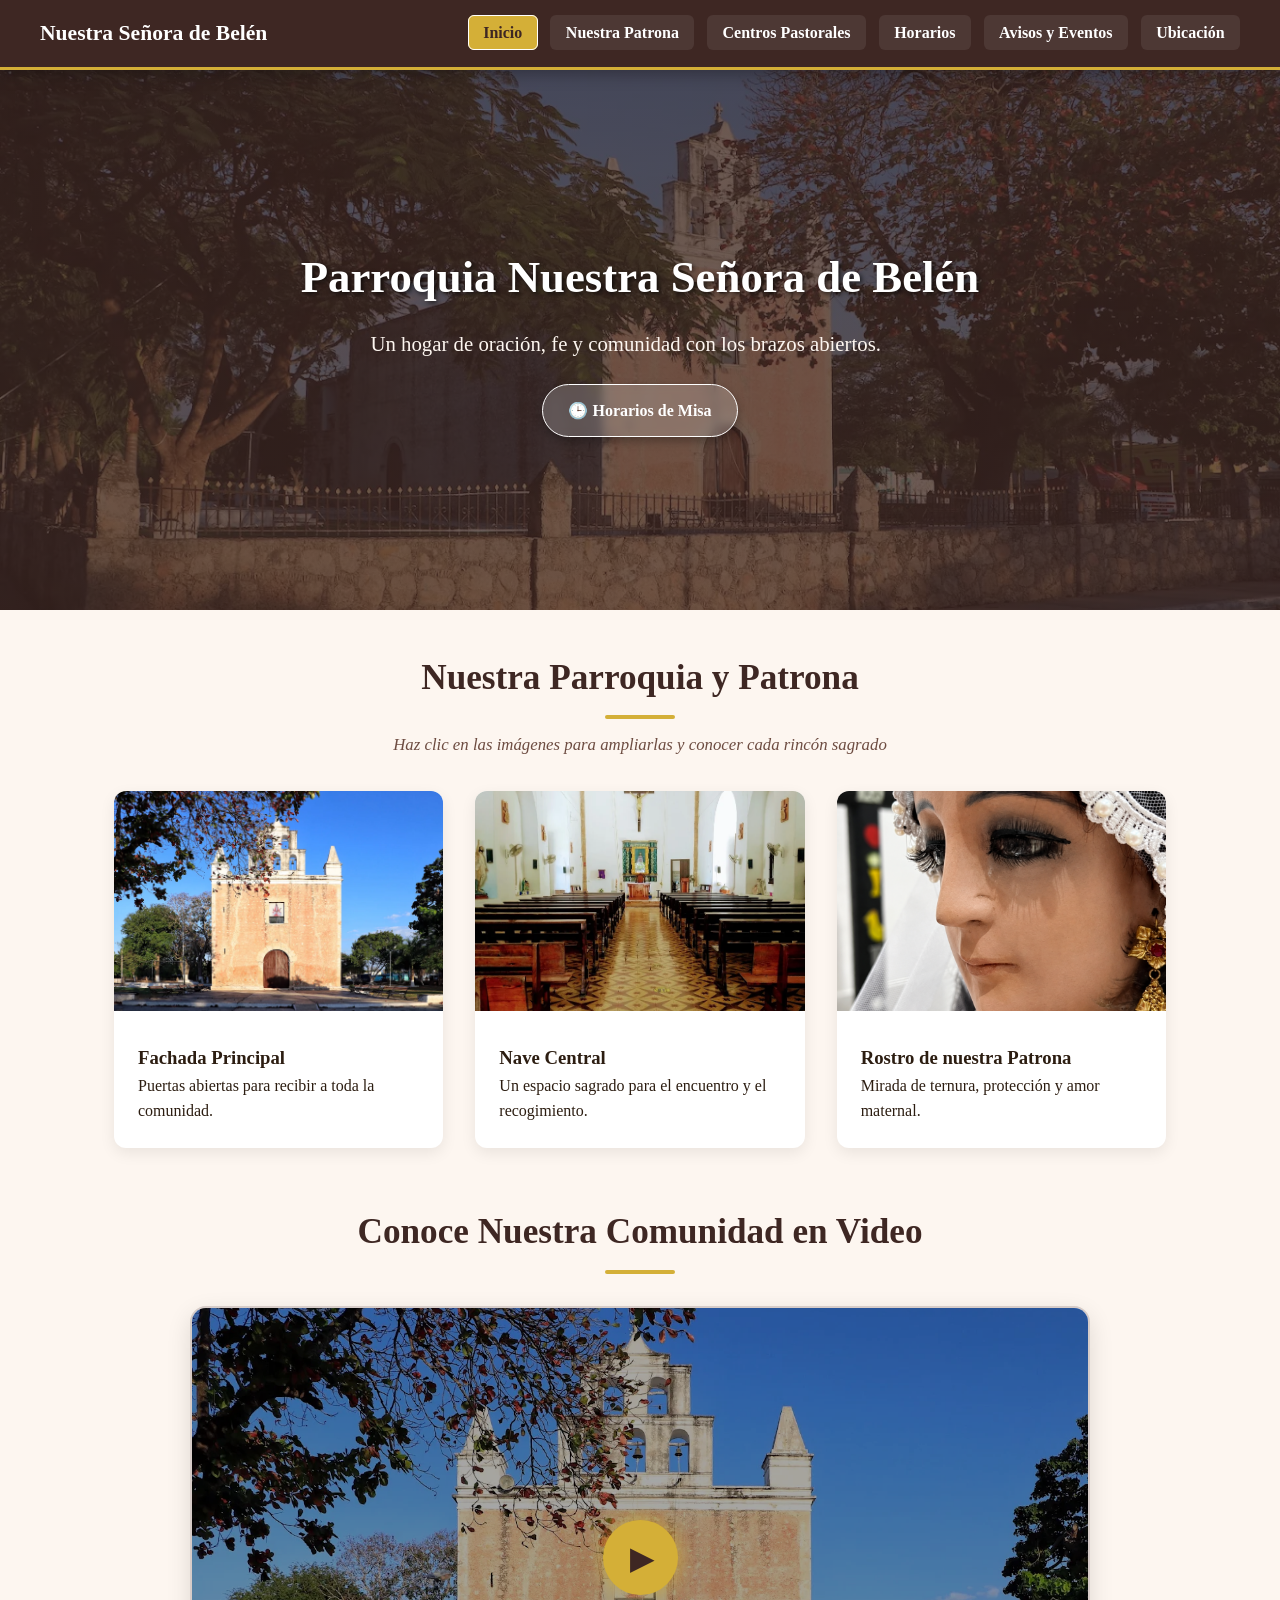
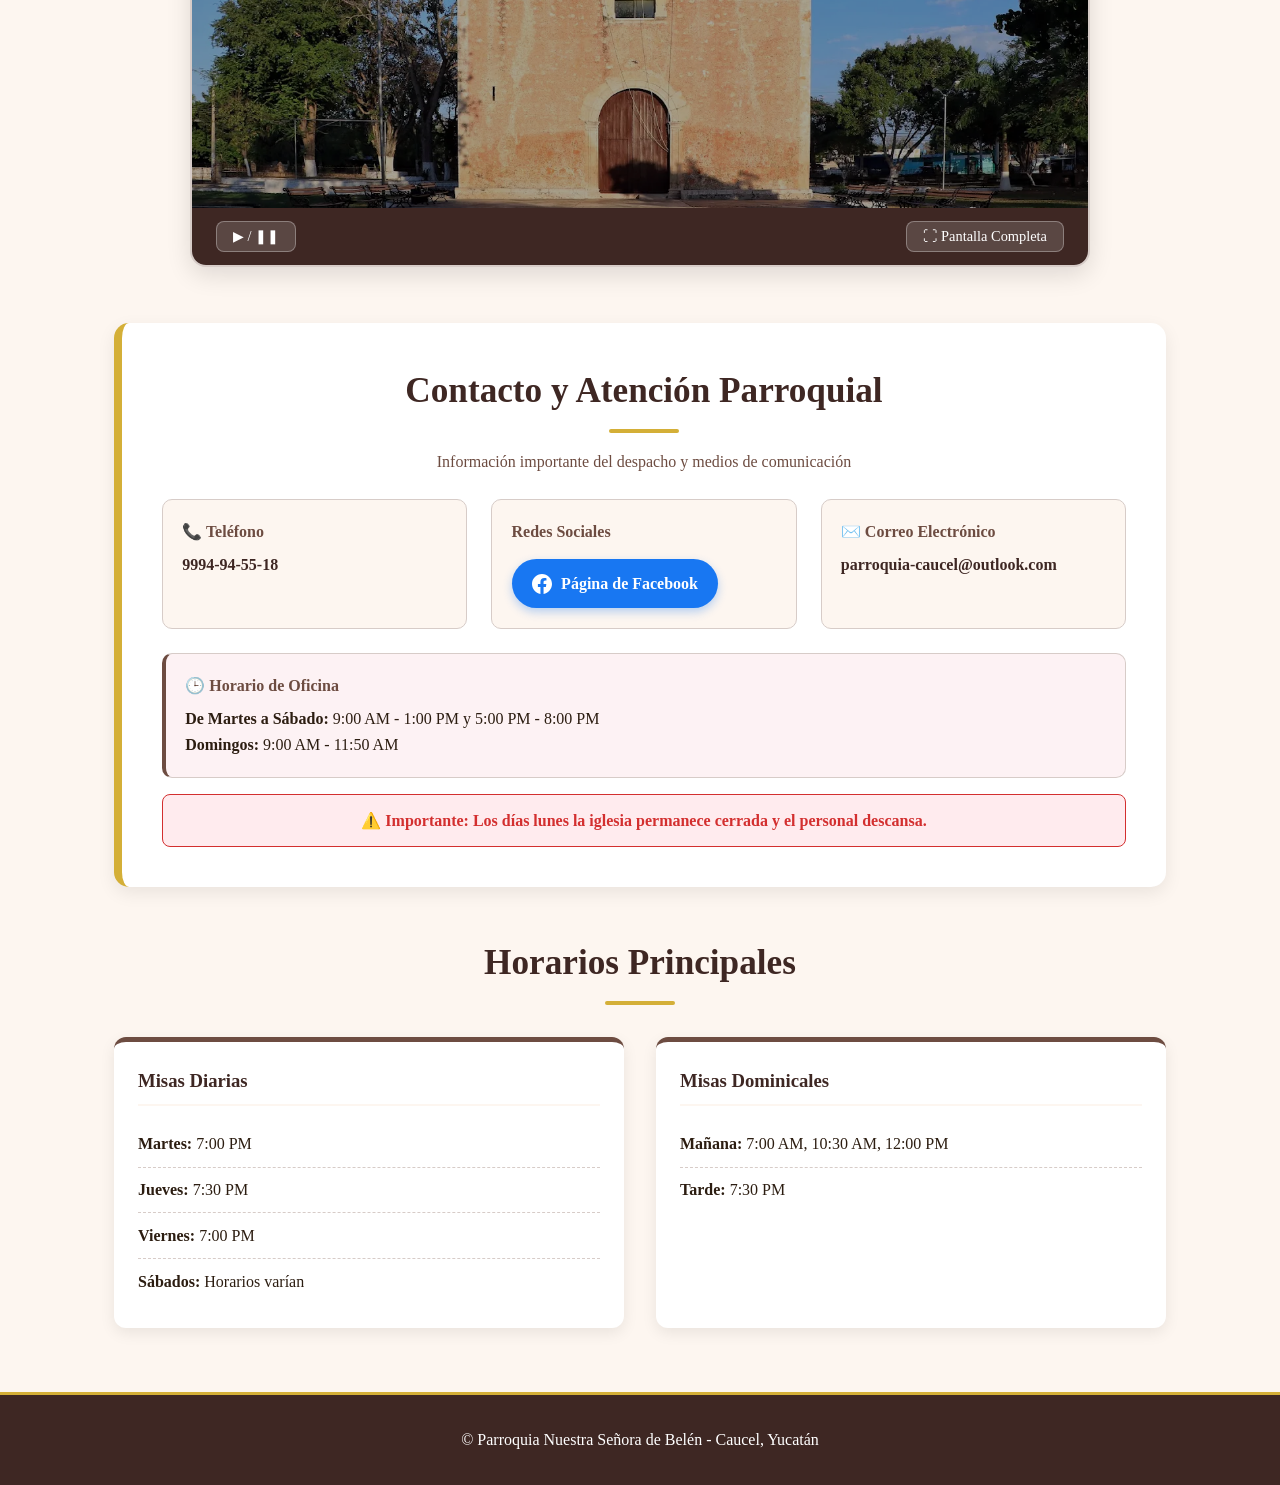
<file: index.html>
<!DOCTYPE html>
<html lang="es">
<head>
    <meta name="google-site-verification" content="NxKwqFtn1bbTD6m9D_XFHbPEp9WZKRoO18vgUArOwzE" />
    <meta name="google-site-verification" content="6-Bo4VOtSaKVBHqyHM3S2Z3fgsiJe93w-4jhq6I8YD8" />
    <meta charset="UTF-8">
    <meta name="viewport" content="width=device-width, initial-scale=1.0">
    <!-- Título visible en los resultados de Google -->
    <title>Parroquia Nuestra Señora de Belén - Caucel, Yucatán</title>

    <!-- Descripción corta que muestra Google debajo del enlace -->
    <meta name="description" content="Sitio oficial de la Parroquia Nuestra Señora de Belén en Caucel. Consulta horarios de misas, Hora Santa, avisos y centros pastorales.">

    <!-- Palabras clave -->
    <meta name="keywords" content="Parroquia de Belén, Iglesia Caucel, Horarios de Misa Caucel, Hora Santa Caucel">
    <link rel="stylesheet" href="styles.css">
</head>
<body>

    <header>
        <nav>
            <a href="index.html" class="logo-link"> Nuestra Señora de Belén</a>
            <button class="menu-toggle" id="menuToggle" aria-label="Abrir menú">☰ Menú</button>
            <ul class="nav-links" id="navLinks">
                <li><a href="index.html" class="active">Inicio</a></li>
                <li><a href="patrona.html">Nuestra Patrona</a></li>
                <li><a href="centros-pastorales.html">Centros Pastorales</a></li>
                <li><a href="horarios.html">Horarios</a></li>
                <li><a href="avisos.html">Avisos y Eventos</a></li>
                <li><a href="ubicacion.html">Ubicación</a></li>
            </ul>
        </nav>
    </header>

    <!-- HERO REFORZADO CON BOTONES INTERACTIVOS -->
    <section class="hero">
        <div class="hero-content">
            <h1>Parroquia Nuestra Señora de Belén</h1>
            <p>Un hogar de oración, fe y comunidad con los brazos abiertos.</p>
            <div class="hero-buttons">
                <a href="#horarios" class="btn btn-secondary">🕒 Horarios de Misa</a>
            </div>
        </div>
    </section>

    <main class="container">
        
        <!-- SECCIÓN RECORRIDO Y GALERÍA FOTOGRÁFICA INTERACTIVA -->
        <section class="reveal-section">
            <h2 class="section-title">Nuestra Parroquia y Patrona</h2>
            <p class="section-subtitle">Haz clic en las imágenes para ampliarlas y conocer cada rincón sagrado</p>
            
            <div class="church-tour">
                <div class="tour-card zoom-card" data-lightbox="imagenes/frontal.jpg" data-caption="Fachada Principal - Puertas abiertas para recibir a toda la comunidad.">
                    <img src="imagenes/frontal.jpg" alt="Fachada Frontal">
                    <div class="tour-info">
                        <h3>Fachada Principal</h3>
                        <p>Puertas abiertas para recibir a toda la comunidad.</p>
                    </div>
                </div>
                <div class="tour-card zoom-card" data-lightbox="imagenes/interior.jpg" data-caption="Nave Central - Un espacio sagrado para el encuentro y el recogimiento.">
                    <img src="imagenes/interior.jpg" alt="Interior del templo">
                    <div class="tour-info">
                        <h3>Nave Central</h3>
                        <p>Un espacio sagrado para el encuentro y el recogimiento.</p>
                    </div>
                </div>
                <div class="tour-card zoom-card" data-lightbox="imagenes/rostro.png" data-caption="Rostro de la Santísima Virgen de Belén.">
                    <img src="imagenes/rostro.png" alt="Rostro de la Virgen">
                    <div class="tour-info">
                        <h3>Rostro de nuestra Patrona</h3>
                        <p>Mirada de ternura, protección y amor maternal.</p>
                    </div>
                </div>
            </div>
        </section>

        <!-- SECCIÓN DE VIDEO INTERACTIVO -->
        <section id="video-seccion" class="reveal-section video-container-section">
            <h2 class="section-title">Conoce Nuestra Comunidad en Video</h2>
            <div class="video-card">
                <div class="video-wrapper">
                    <video id="parroquiaVideo" poster="imagenes/frontal.jpg" preload="metadata">
                        <source src="imagenes/video1.mp4" type="video/mp4">
                        Tu navegador no soporta reproducción de video HTML5.
                    </video>
                    <div class="video-overlay" id="videoOverlay">
                        <button class="play-btn" id="playBtn" aria-label="Reproducir video">▶</button>
                    </div>
                </div>
                <div class="video-controls-bar">
                    <button id="togglePlayBtn">▶ / ❚❚</button>
                    <button id="fullscreenBtn">⛶ Pantalla Completa</button>
                </div>
            </div>
        </section>

        <!-- SECCIÓN DE CONTACTO DIRECTO -->
        <section class="contact-section reveal-section">
            <h2 class="section-title" style="margin-bottom:1rem;">Contacto y Atención Parroquial</h2>
            <p style="text-align: center; color: var(--cafe-principal);">Información importante del despacho y medios de comunicación</p>
            
            <div class="contact-grid">
                <div class="contact-item">
                    <h4>📞 Teléfono</h4>
                    <p><a href="tel:9994945518"><strong>9994-94-55-18</strong></a></p>
                </div>
<!-- Busca esta sección en index.html y reemplázala -->
<div class="contact-item social-card">
    <h4>Redes Sociales</h4>
    <a href="https://www.facebook.com/profile.php?id=100064894568289" target="_blank" rel="noopener noreferrer" class="facebook-btn">
        <!-- Ícono vectorial SVG de Facebook -->
        <svg class="facebook-icon" viewBox="0 0 24 24" aria-hidden="true">
            <path d="M24 12.073c0-6.627-5.373-12-12-12s-12 5.373-12 12c0 5.99 4.388 10.954 10.125 11.854v-8.385H7.078v-3.47h3.047V9.43c0-3.007 1.792-4.669 4.533-4.669 1.312 0 2.686.235 2.686.235v2.953H15.83c-1.491 0-1.956.925-1.956 1.874v2.25h3.328l-.532 3.47h-2.796v8.385C19.612 23.027 24 18.062 24 12.073z"/>
        </svg>
        <span>Página de Facebook</span>
    </a>
</div>
                <div class="contact-item">
                    <h4>✉️ Correo Electrónico</h4>
                    <p><a href="mailto:parroquia-caucel@outlook.com">parroquia-caucel@outlook.com</a></p>
                </div>
                
                <div class="contact-item full-width">
                    <h4>🕒 Horario de Oficina</h4>
                    <p><strong>De Martes a Sábado:</strong> 9:00 AM - 1:00 PM y 5:00 PM - 8:00 PM</p>
                    <p><strong>Domingos:</strong> 9:00 AM - 11:50 AM</p>
                </div>
            </div>

            <div class="alert-lunes">
                ⚠️ Importante: Los días lunes la iglesia permanece cerrada y el personal descansa.
            </div>
        </section>

        <!-- SECCIÓN DE HORARIOS PRINCIPALES -->
        <section id="horarios" class="reveal-section" style="margin-top: 3rem;">
            <h2 class="section-title">Horarios Principales</h2>
            <div class="schedules-grid">
                <div class="card">
                    <h3>Misas Diarias</h3>
                    <ul>
                        <li><strong>Martes:</strong> 7:00 PM</li>
                        <li><strong>Jueves:</strong> 7:30 PM</li>
                        <li><strong>Viernes:</strong> 7:00 PM</li>
                        <li><strong>Sábados:</strong> Horarios varían</li>
                    </ul>
                </div>
                <div class="card">
                    <h3>Misas Dominicales</h3>
                    <ul>
                        <li><strong>Mañana:</strong> 7:00 AM, 10:30 AM, 12:00 PM</li>
                        <li><strong>Tarde:</strong> 7:30 PM</li>
                    </ul>
                </div>
            </div>
        </section>

    </main>

    <!-- MODAL LIGHTBOX PARA AMPLIAR IMÁGENES -->
    <div id="imageLightbox" class="lightbox-modal">
        <span class="lightbox-close" id="lightboxClose">&times;</span>
        <img class="lightbox-content" id="lightboxImg" alt="Imagen ampliada">
        <div id="lightboxCaption" class="lightbox-caption"></div>
    </div>

    <footer>
        <p>&copy; Parroquia Nuestra Señora de Belén - Caucel, Yucatán</p>
    </footer>

    <script src="script.js"></script>
</body>
</html>
</file>
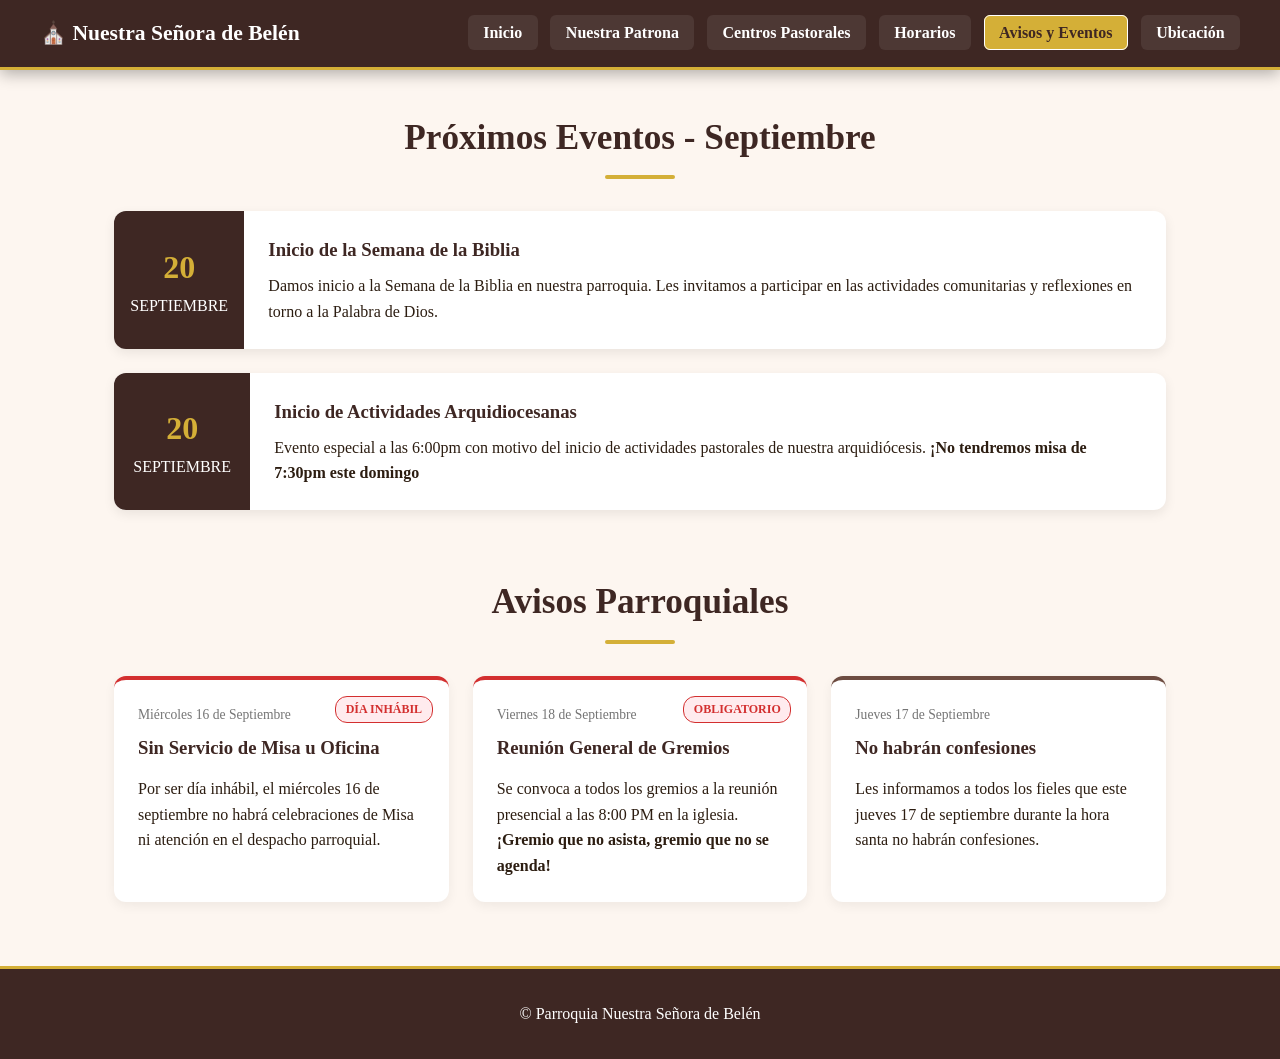
<file: avisos.html>
<!DOCTYPE html>
<html lang="es">
<head>
    <meta charset="UTF-8">
    <meta name="viewport" content="width=device-width, initial-scale=1.0">
    <title>Avisos y Eventos - Nuestra Señora de Belén</title>
    <link rel="stylesheet" href="styles.css">
</head>
<body>

    <header>
        <nav>
            <a href="index.html" class="logo-link">⛪ Nuestra Señora de Belén</a>
            <button class="menu-toggle" id="menuToggle" aria-label="Abrir menú">☰ Menú</button>
            <ul class="nav-links" id="navLinks">
                <li><a href="index.html">Inicio</a></li>
                <li><a href="patrona.html">Nuestra Patrona</a></li>
                <li><a href="centros-pastorales.html">Centros Pastorales</a></li>
                <li><a href="horarios.html">Horarios</a></li>
                <li><a href="avisos.html" class="active">Avisos y Eventos</a></li>
                <li><a href="ubicacion.html">Ubicación</a></li>
            </ul>
        </nav>
    </header>

    <main class="container">
        
        <!-- SECCIÓN DE EVENTOS DESTACADOS -->
        <h1 class="section-title">Próximos Eventos - Septiembre</h1>
        <div class="events-list" style="margin-bottom: 4rem;">
            
            <div class="event-card">
                <div class="event-date">
                    <span class="day">20</span>
                    <span>SEPTIEMBRE</span>
                </div>
                <div class="event-info">
                    <h3>Inicio de la Semana de la Biblia</h3>
                    <p>Damos inicio a la Semana de la Biblia en nuestra parroquia. Les invitamos a participar en las actividades comunitarias y reflexiones en torno a la Palabra de Dios.</p>
                </div>
            </div>

            <div class="event-card">
                <div class="event-date">
                    <span class="day">20</span>
                    <span>SEPTIEMBRE</span>
                </div>
                <div class="event-info">
                    <h3>Inicio de Actividades Arquidiocesanas</h3>
                    <p>Evento especial a las 6:00pm con motivo del inicio de actividades pastorales de nuestra arquidiócesis. <strong>¡No tendremos misa de 7:30pm este domingo</strong></p>
                </div>
            </div>

        </div>

        <!-- SECCIÓN DE AVISOS PARROQUIALES -->
        <h2 class="section-title">Avisos Parroquiales</h2>
        <div class="announcements-grid">

            <article class="announcement-card important">
                <span class="badge-important">DÍA INHÁBIL</span>
                <div class="announcement-date">Miércoles 16 de Septiembre</div>
                <h3>Sin Servicio de Misa u Oficina</h3>
                <p>Por ser día inhábil, el miércoles 16 de septiembre no habrá celebraciones de Misa ni atención en el despacho parroquial.</p>
            </article>

            <article class="announcement-card important">
                <span class="badge-important">OBLIGATORIO</span>
                <div class="announcement-date">Viernes 18 de Septiembre</div>
                <h3>Reunión General de Gremios</h3>
                <p>Se convoca a todos los gremios a la reunión presencial a las 8:00 PM en la iglesia. <strong>¡Gremio que no asista, gremio que no se agenda!</strong></p>
            </article>

            <article class="announcement-card">
                <div class="announcement-date">Jueves 17 de Septiembre</div>
                <h3>No habrán confesiones</h3>
                <p>Les informamos a todos los fieles que este jueves 17 de septiembre durante la hora santa no habrán confesiones.</p>
            </article>

        </div>

    </main>

    <footer>
        <p>&copy; Parroquia Nuestra Señora de Belén</p>
    </footer>

    <script src="script.js"></script>
</body>
</html>
</file>
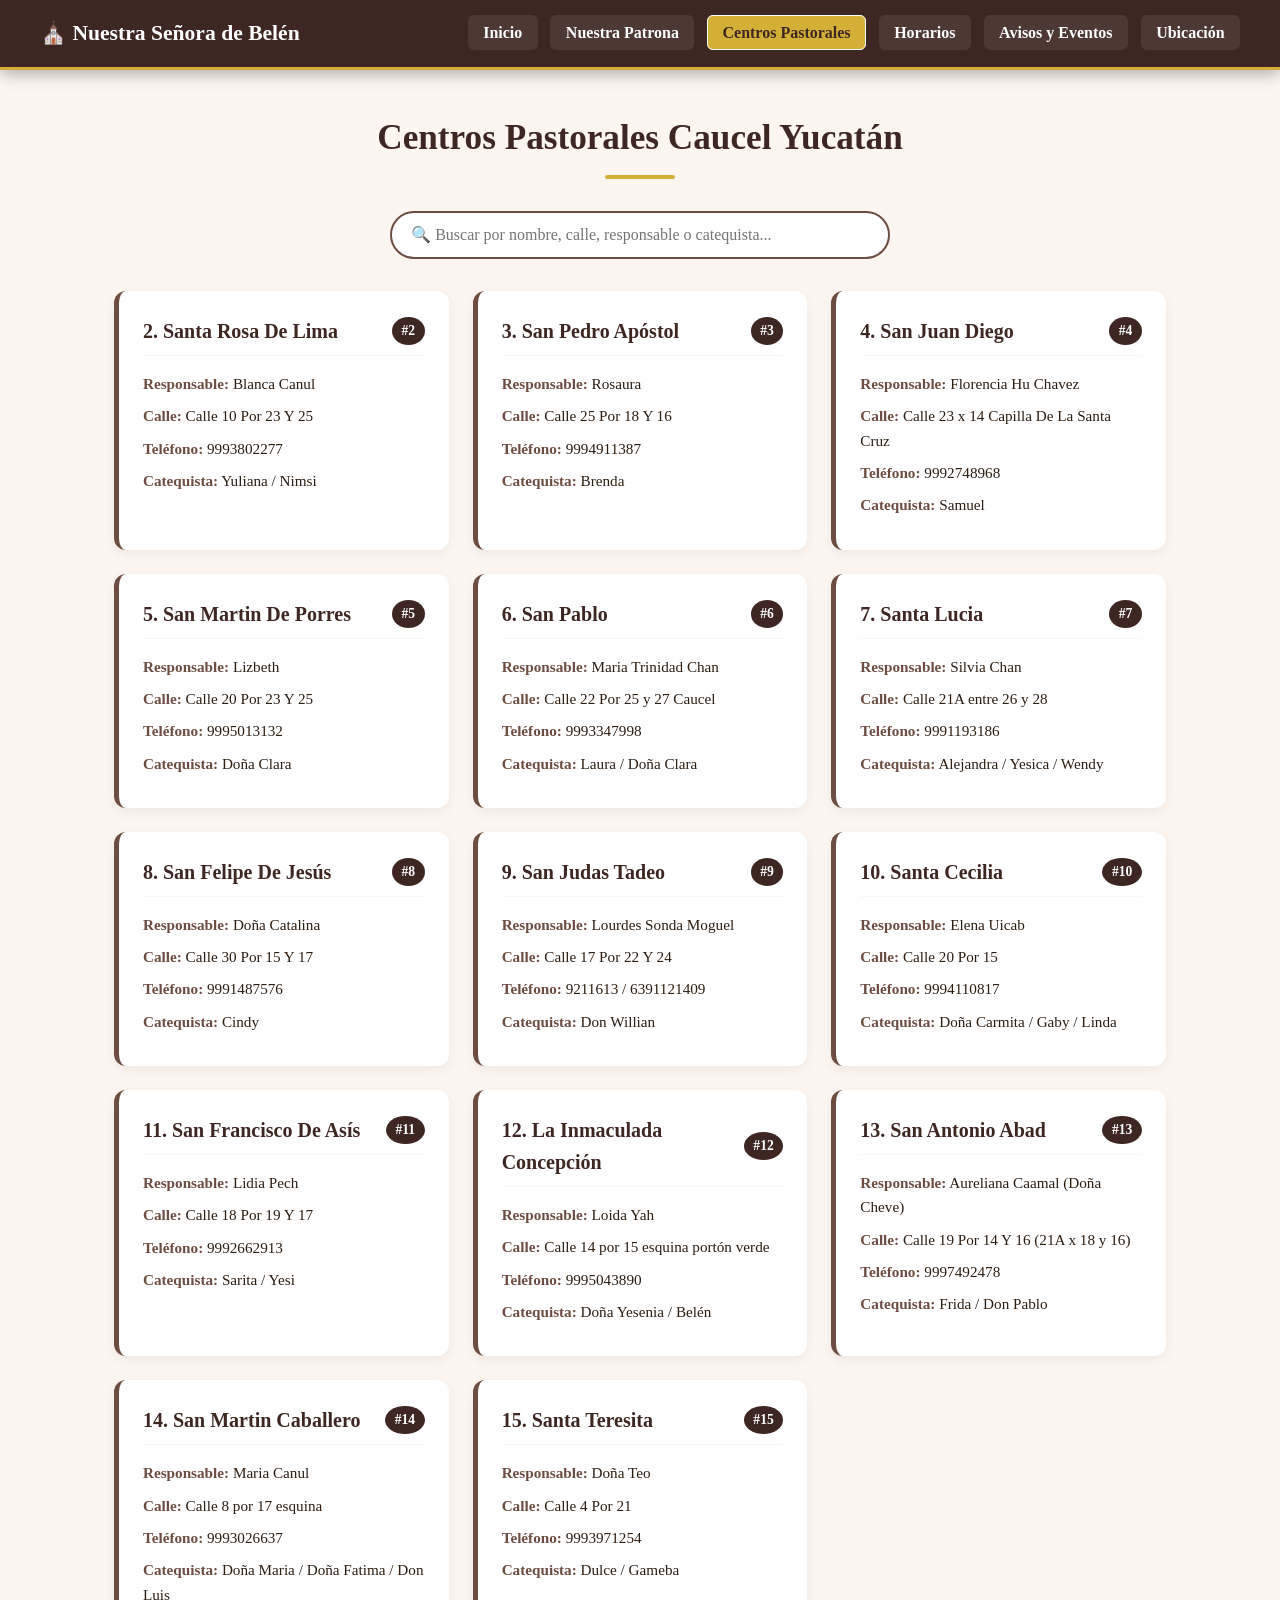
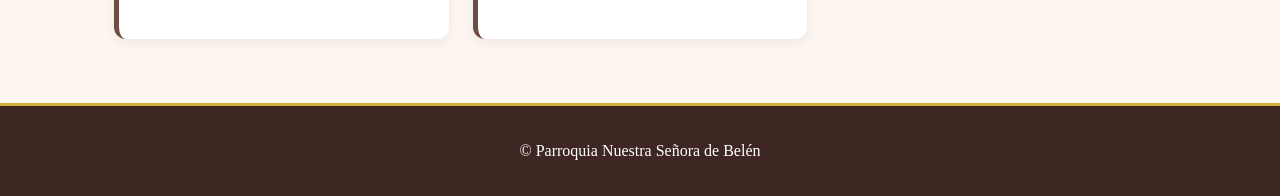
<file: centros-pastorales.html>
<!DOCTYPE html>
<html lang="es">
<head>
    <meta charset="UTF-8">
    <meta name="viewport" content="width=device-width, initial-scale=1.0">
    <title>Centros Pastorales - Parroquia Nuestra Señora de Belén</title>
    <link rel="stylesheet" href="styles.css">
</head>
<body>

    <header>
        <nav>
            <a href="index.html" class="logo-link">⛪ Nuestra Señora de Belén</a>
            <button class="menu-toggle" id="menuToggle" aria-label="Abrir menú">☰ Menú</button>
            <ul class="nav-links" id="navLinks">
                <li><a href="index.html">Inicio</a></li>
                <li><a href="patrona.html">Nuestra Patrona</a></li>
                <li><a href="centros-pastorales.html" class="active">Centros Pastorales</a></li>
                <li><a href="horarios.html">Horarios</a></li>
                <li><a href="avisos.html">Avisos y Eventos</a></li>
                <li><a href="ubicacion.html">Ubicación</a></li>
            </ul>
        </nav>
    </header>

    <main class="container">
        <h1 class="section-title">Centros Pastorales Caucel Yucatán</h1>
        
        <div class="search-container">
            <input type="text" id="cpSearch" class="search-input" placeholder="🔍 Buscar por nombre, calle, responsable o catequista...">
        </div>

        <div class="cp-grid">

            <article class="cp-card">
                <div class="cp-header">
                    <h3 class="cp-title">2. Santa Rosa De Lima</h3>
                    <span class="cp-number">#2</span>
                </div>
                <p class="cp-detail"><strong>Responsable:</strong> Blanca Canul</p>
                <p class="cp-detail"><strong>Calle:</strong> Calle 10 Por 23 Y 25</p>
                <p class="cp-detail"><strong>Teléfono:</strong> <a href="tel:9993802277">9993802277</a></p>
                <p class="cp-detail"><strong>Catequista:</strong> Yuliana / Nimsi</p>
            </article>

            <article class="cp-card">
                <div class="cp-header">
                    <h3 class="cp-title">3. San Pedro Apóstol</h3>
                    <span class="cp-number">#3</span>
                </div>
                <p class="cp-detail"><strong>Responsable:</strong> Rosaura</p>
                <p class="cp-detail"><strong>Calle:</strong> Calle 25 Por 18 Y 16</p>
                <p class="cp-detail"><strong>Teléfono:</strong> <a href="tel:9994911387">9994911387</a></p>
                <p class="cp-detail"><strong>Catequista:</strong> Brenda</p>
            </article>

            <article class="cp-card">
                <div class="cp-header">
                    <h3 class="cp-title">4. San Juan Diego</h3>
                    <span class="cp-number">#4</span>
                </div>
                <p class="cp-detail"><strong>Responsable:</strong> Florencia Hu Chavez</p>
                <p class="cp-detail"><strong>Calle:</strong> Calle 23 x 14 Capilla De La Santa Cruz</p>
                <p class="cp-detail"><strong>Teléfono:</strong> <a href="tel:9992748968">9992748968</a></p>
                <p class="cp-detail"><strong>Catequista:</strong> Samuel</p>
            </article>

            <article class="cp-card">
                <div class="cp-header">
                    <h3 class="cp-title">5. San Martin De Porres</h3>
                    <span class="cp-number">#5</span>
                </div>
                <p class="cp-detail"><strong>Responsable:</strong> Lizbeth</p>
                <p class="cp-detail"><strong>Calle:</strong> Calle 20 Por 23 Y 25</p>
                <p class="cp-detail"><strong>Teléfono:</strong> <a href="tel:9995013132">9995013132</a></p>
                <p class="cp-detail"><strong>Catequista:</strong> Doña Clara</p>
            </article>

            <article class="cp-card">
                <div class="cp-header">
                    <h3 class="cp-title">6. San Pablo</h3>
                    <span class="cp-number">#6</span>
                </div>
                <p class="cp-detail"><strong>Responsable:</strong> Maria Trinidad Chan</p>
                <p class="cp-detail"><strong>Calle:</strong> Calle 22 Por 25 y 27 Caucel</p>
                <p class="cp-detail"><strong>Teléfono:</strong> <a href="tel:9993347998">9993347998</a></p>
                <p class="cp-detail"><strong>Catequista:</strong> Laura / Doña Clara</p>
            </article>

            <article class="cp-card">
                <div class="cp-header">
                    <h3 class="cp-title">7. Santa Lucia</h3>
                    <span class="cp-number">#7</span>
                </div>
                <p class="cp-detail"><strong>Responsable:</strong> Silvia Chan</p>
                <p class="cp-detail"><strong>Calle:</strong> Calle 21A entre 26 y 28</p>
                <p class="cp-detail"><strong>Teléfono:</strong> <a href="tel:9991193186">9991193186</a></p>
                <p class="cp-detail"><strong>Catequista:</strong> Alejandra / Yesica / Wendy</p>
            </article>

            <article class="cp-card">
                <div class="cp-header">
                    <h3 class="cp-title">8. San Felipe De Jesús</h3>
                    <span class="cp-number">#8</span>
                </div>
                <p class="cp-detail"><strong>Responsable:</strong> Doña Catalina</p>
                <p class="cp-detail"><strong>Calle:</strong> Calle 30 Por 15 Y 17</p>
                <p class="cp-detail"><strong>Teléfono:</strong> <a href="tel:9991487576">9991487576</a></p>
                <p class="cp-detail"><strong>Catequista:</strong> Cindy</p>
            </article>

            <article class="cp-card">
                <div class="cp-header">
                    <h3 class="cp-title">9. San Judas Tadeo</h3>
                    <span class="cp-number">#9</span>
                </div>
                <p class="cp-detail"><strong>Responsable:</strong> Lourdes Sonda Moguel</p>
                <p class="cp-detail"><strong>Calle:</strong> Calle 17 Por 22 Y 24</p>
                <p class="cp-detail"><strong>Teléfono:</strong> <a href="tel:9211613">9211613</a> / <a href="tel:6391121409">6391121409</a></p>
                <p class="cp-detail"><strong>Catequista:</strong> Don Willian</p>
            </article>

            <article class="cp-card">
                <div class="cp-header">
                    <h3 class="cp-title">10. Santa Cecilia</h3>
                    <span class="cp-number">#10</span>
                </div>
                <p class="cp-detail"><strong>Responsable:</strong> Elena Uicab</p>
                <p class="cp-detail"><strong>Calle:</strong> Calle 20 Por 15</p>
                <p class="cp-detail"><strong>Teléfono:</strong> <a href="tel:9994110817">9994110817</a></p>
                <p class="cp-detail"><strong>Catequista:</strong> Doña Carmita / Gaby / Linda</p>
            </article>

            <article class="cp-card">
                <div class="cp-header">
                    <h3 class="cp-title">11. San Francisco De Asís</h3>
                    <span class="cp-number">#11</span>
                </div>
                <p class="cp-detail"><strong>Responsable:</strong> Lidia Pech</p>
                <p class="cp-detail"><strong>Calle:</strong> Calle 18 Por 19 Y 17</p>
                <p class="cp-detail"><strong>Teléfono:</strong> <a href="tel:9992662913">9992662913</a></p>
                <p class="cp-detail"><strong>Catequista:</strong> Sarita / Yesi</p>
            </article>

            <article class="cp-card">
                <div class="cp-header">
                    <h3 class="cp-title">12. La Inmaculada Concepción</h3>
                    <span class="cp-number">#12</span>
                </div>
                <p class="cp-detail"><strong>Responsable:</strong> Loida Yah</p>
                <p class="cp-detail"><strong>Calle:</strong> Calle 14 por 15 esquina portón verde</p>
                <p class="cp-detail"><strong>Teléfono:</strong> <a href="tel:9995043890">9995043890</a></p>
                <p class="cp-detail"><strong>Catequista:</strong> Doña Yesenia / Belén</p>
            </article>

            <article class="cp-card">
                <div class="cp-header">
                    <h3 class="cp-title">13. San Antonio Abad</h3>
                    <span class="cp-number">#13</span>
                </div>
                <p class="cp-detail"><strong>Responsable:</strong> Aureliana Caamal (Doña Cheve)</p>
                <p class="cp-detail"><strong>Calle:</strong> Calle 19 Por 14 Y 16 (21A x 18 y 16)</p>
                <p class="cp-detail"><strong>Teléfono:</strong> <a href="tel:9997492478">9997492478</a></p>
                <p class="cp-detail"><strong>Catequista:</strong> Frida / Don Pablo</p>
            </article>

            <article class="cp-card">
                <div class="cp-header">
                    <h3 class="cp-title">14. San Martin Caballero</h3>
                    <span class="cp-number">#14</span>
                </div>
                <p class="cp-detail"><strong>Responsable:</strong> Maria Canul</p>
                <p class="cp-detail"><strong>Calle:</strong> Calle 8 por 17 esquina</p>
                <p class="cp-detail"><strong>Teléfono:</strong> <a href="tel:9993026637">9993026637</a></p>
                <p class="cp-detail"><strong>Catequista:</strong> Doña Maria / Doña Fatima / Don Luis</p>
            </article>

            <article class="cp-card">
                <div class="cp-header">
                    <h3 class="cp-title">15. Santa Teresita</h3>
                    <span class="cp-number">#15</span>
                </div>
                <p class="cp-detail"><strong>Responsable:</strong> Doña Teo</p>
                <p class="cp-detail"><strong>Calle:</strong> Calle 4 Por 21</p>
                <p class="cp-detail"><strong>Teléfono:</strong> <a href="tel:9993971254">9993971254</a></p>
                <p class="cp-detail"><strong>Catequista:</strong> Dulce / Gameba</p>
            </article>

        </div>
    </main>

    <footer>
        <p>&copy; Parroquia Nuestra Señora de Belén</p>
    </footer>

    <script src="script.js"></script>
</body>
</html>
</file>
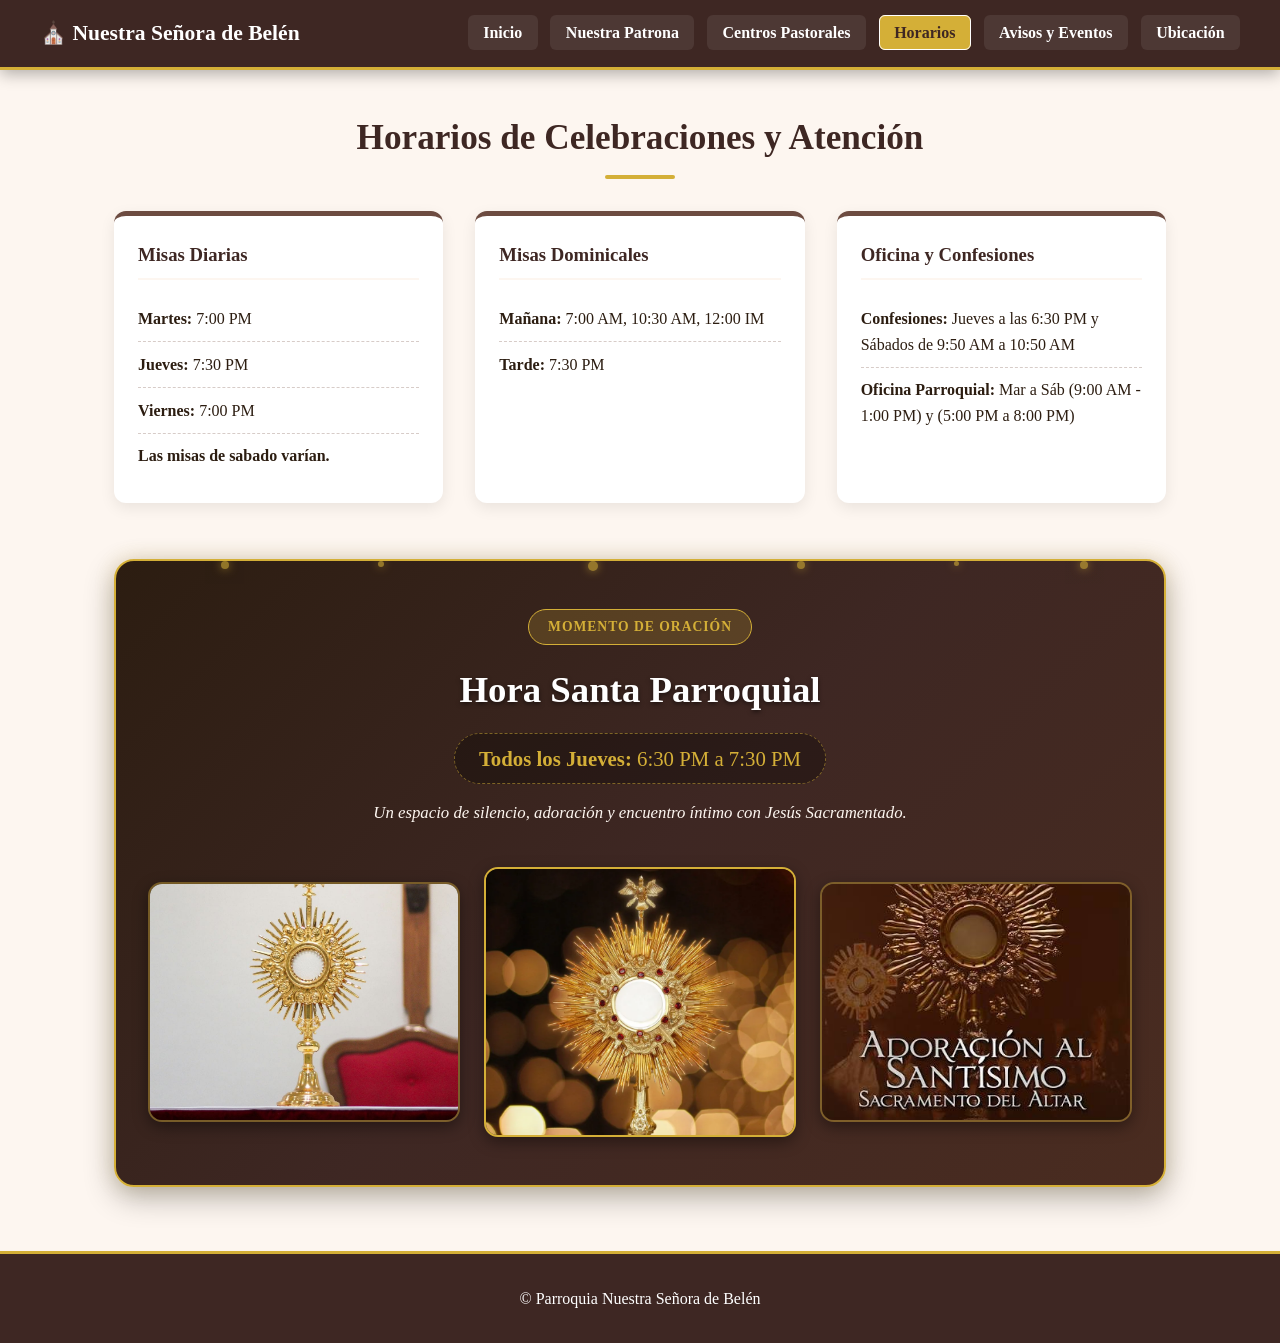
<file: horarios.html>
<!DOCTYPE html>
<html lang="es">
<head>
    <meta charset="UTF-8">
    <meta name="viewport" content="width=device-width, initial-scale=1.0">
    <title>Horarios - Parroquia Nuestra Señora de Belén</title>
    <link rel="stylesheet" href="styles.css">
  
</head>
<body>
<header>
        <nav>
            <a href="index.html" class="logo-link">⛪ Nuestra Señora de Belén</a>
            <button class="menu-toggle" id="menuToggle" aria-label="Abrir menú">☰ Menú</button>
            <ul class="nav-links" id="navLinks">
                <li><a href="index.html">Inicio</a></li>
                <li><a href="patrona.html">Nuestra Patrona</a></li>
                <li><a href="centros-pastorales.html">Centros Pastorales</a></li>
                <li><a href="horarios.html"class="active">Horarios</a></li>
                <li><a href="avisos.html">Avisos y Eventos</a></li>
                <li><a href="ubicacion.html">Ubicación</a></li>
            </ul>
        </nav>
    </header>

    <main class="container">
        <h1 class="section-title">Horarios de Celebraciones y Atención</h1>

        <div class="schedules-grid">
            <div class="card">
                <h3>Misas Diarias</h3>
              <ul>
                        <li><strong>Martes:</strong> 7:00 PM</li>
                        <li><strong>Jueves:</strong> 7:30 PM</li>
                        <li><strong>Viernes:</strong> 7:00 PM</li>
                        <li><strong>Las misas de sabado varían.</strong>
                    </ul>
            </div>
            <div class="card">
                <h3>Misas Dominicales</h3>
                    <ul>
                        <li><strong>Mañana:</strong> 7:00 AM, 10:30 AM, 12:00 IM</li>
                        <li><strong>Tarde:</strong> 7:30 PM</li>
                    </ul>
            </div>
            <div class="card">
                <h3>Oficina y Confesiones</h3>
                <ul>
                    <li><strong>Confesiones:</strong> Jueves a las 6:30 PM y Sábados de 9:50 AM a 10:50 AM</li>
                    <li><strong>Oficina Parroquial:</strong> Mar a Sáb (9:00 AM - 1:00 PM) y (5:00 PM a 8:00 PM) </li>
                </ul>
            </div>
        </div>
        <!-- SECCIÓN ESPECIAL: HORA SANTA -->
<section class="hora-santa-section">
    <!-- Partículas animadas de fondo -->
    <div class="particles">
        <span class="particle"></span>
        <span class="particle"></span>
        <span class="particle"></span>
        <span class="particle"></span>
        <span class="particle"></span>
        <span class="particle"></span>
    </div>

    <div class="hora-santa-header">
        <span class="hs-badge"> Momento de Oración</span>
        <h2>Hora Santa Parroquial</h2>
        <p class="hs-time"> <strong>Todos los Jueves:</strong> 6:30 PM a 7:30 PM</p>
        <p class="hs-description">Un espacio de silencio, adoración y encuentro íntimo con Jesús Sacramentado.</p>
    </div>

    <!-- Galería de 3 Imágenes -->
    <div class="hs-gallery">
        <div class="hs-img-card">
            <img src="imagenes/hora-santa1.jpg" alt="Hora Santa 1">
        </div>
        <div class="hs-img-card hs-featured">
            <img src="imagenes/hora-santa2.jpg" alt="Hora Santa 2">
        </div>
        <div class="hs-img-card">
            <img src="imagenes/hora-santa3.jpg" alt="Hora Santa 3">
        </div>
    </div>
</section>
    </main>

    <footer>
        <p>&copy; Parroquia Nuestra Señora de Belén</p>
        <script src="script.js"></script>
    </footer>
</body>
</html>
</file>
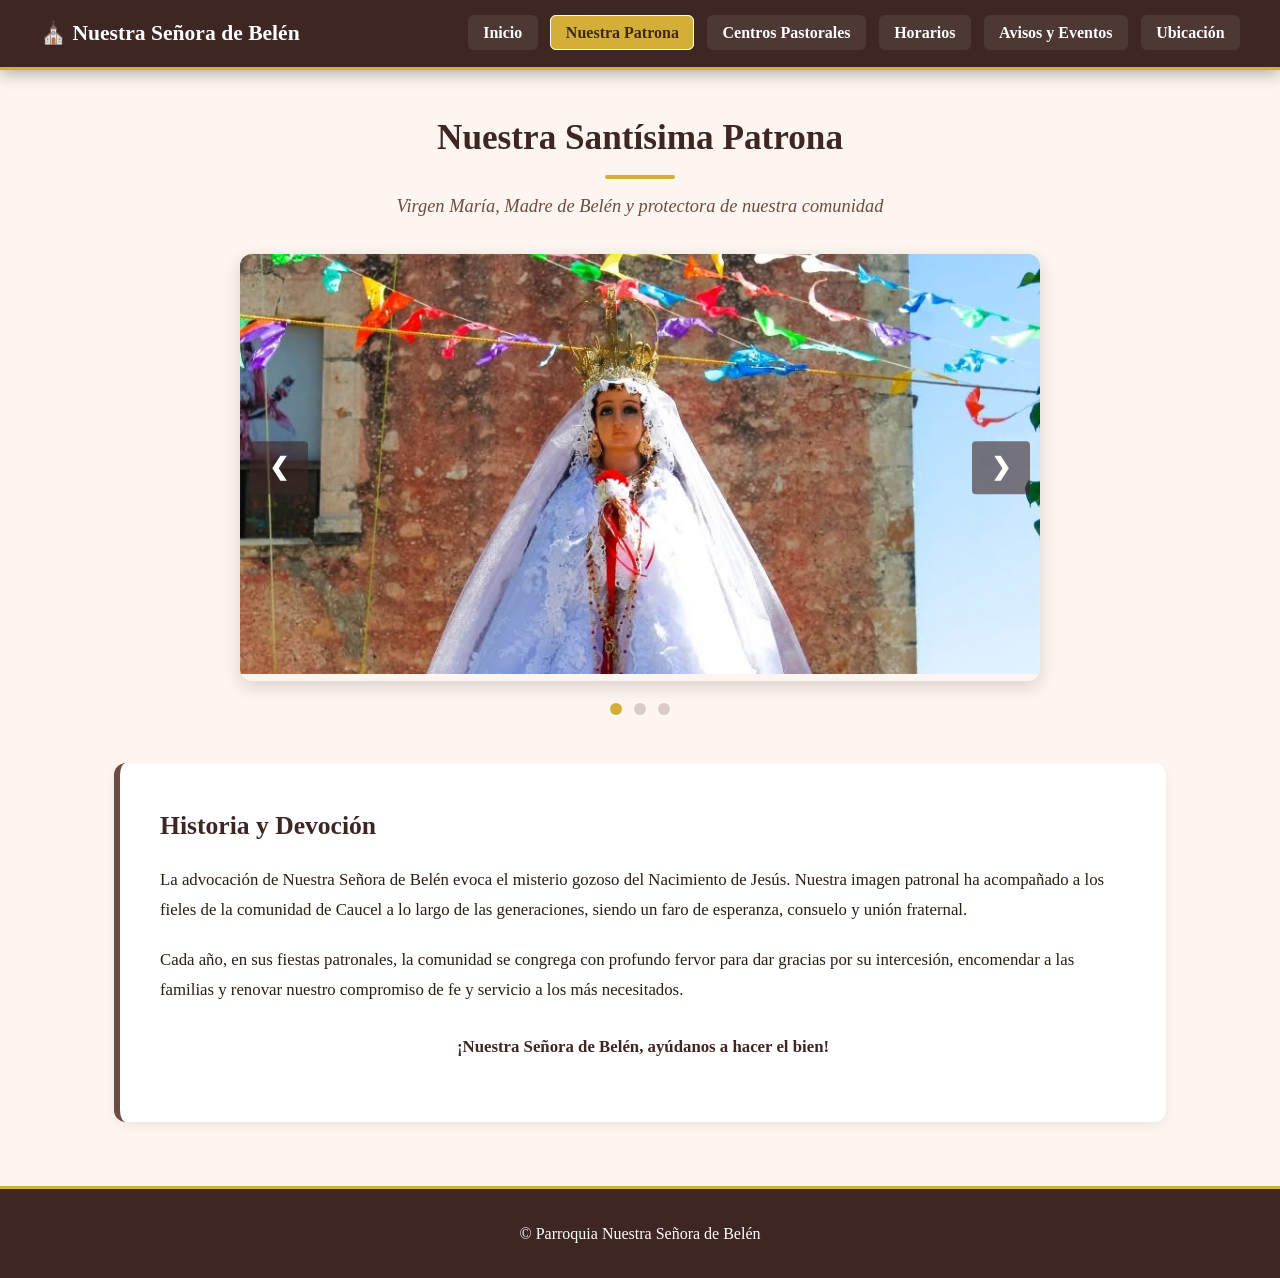
<file: patrona.html>
<!DOCTYPE html>
<html lang="es">
<head>
    <meta charset="UTF-8">
    <meta name="viewport" content="width=device-width, initial-scale=1.0">
    <title>Nuestra Patrona - Virgen de Belén</title>
    <link rel="stylesheet" href="styles.css">
</head>
<body>

    <header>
        <nav>
            <a href="index.html" class="logo-link">⛪ Nuestra Señora de Belén</a>
            <button class="menu-toggle" id="menuToggle" aria-label="Abrir menú">☰ Menú</button>
            <ul class="nav-links" id="navLinks">
                <li><a href="index.html">Inicio</a></li>
                <li><a href="patrona.html" class="active">Nuestra Patrona</a></li>
                <li><a href="centros-pastorales.html">Centros Pastorales</a></li>
                <li><a href="horarios.html">Horarios</a></li>
                <li><a href="avisos.html">Avisos y Eventos</a></li>
                <li><a href="ubicacion.html">Ubicación</a></li>
            </ul>
        </nav>
    </header>

    <main class="container">
        <h1 class="section-title">Nuestra Santísima Patrona</h1>
        <p class="subtitle">Virgen María, Madre de Belén y protectora de nuestra comunidad</p>

        <div class="carousel-container">
            <div class="carousel-slide fade">
                <img src="imagenes/virgen.jpg" alt="Virgen de Belén 1">
            </div>
            <div class="carousel-slide fade">
                <img src="imagenes/virgenn2.jpg" alt="Virgen de Belén 2">
            </div>
            <div class="carousel-slide fade">
                <img src="imagenes/virgennn3.jpg" alt="Virgen de Belén 3">
            </div>

            <button class="carousel-prev" onclick="plusSlides(-1)">&#10094;</button>
            <button class="carousel-next" onclick="plusSlides(1)">&#10095;</button>
        </div>

        <div class="dots-container">
            <span class="dot" onclick="currentSlide(1)"></span>
            <span class="dot" onclick="currentSlide(2)"></span>
            <span class="dot" onclick="currentSlide(3)"></span>
        </div>

        <article class="history-content">
            <h3>Historia y Devoción</h3>
            <p>
                La advocación de Nuestra Señora de Belén evoca el misterio gozoso del Nacimiento de Jesús. 
                Nuestra imagen patronal ha acompañado a los fieles de la comunidad de Caucel a lo largo de las generaciones, 
                siendo un faro de esperanza, consuelo y unión fraternal.
            </p>
            <p>
                Cada año, en sus fiestas patronales, la comunidad se congrega con profundo fervor para dar gracias 
                por su intercesión, encomendar a las familias y renovar nuestro compromiso de fe y servicio a los más necesitados.
            </p>
            <p class="history-highlight">¡Nuestra Señora de Belén, ayúdanos a hacer el bien!</p>
        </article>
    </main>

    <footer>
        <p>&copy; Parroquia Nuestra Señora de Belén</p>
    </footer>

    <script src="script.js"></script>
</body>
</html>
</file>
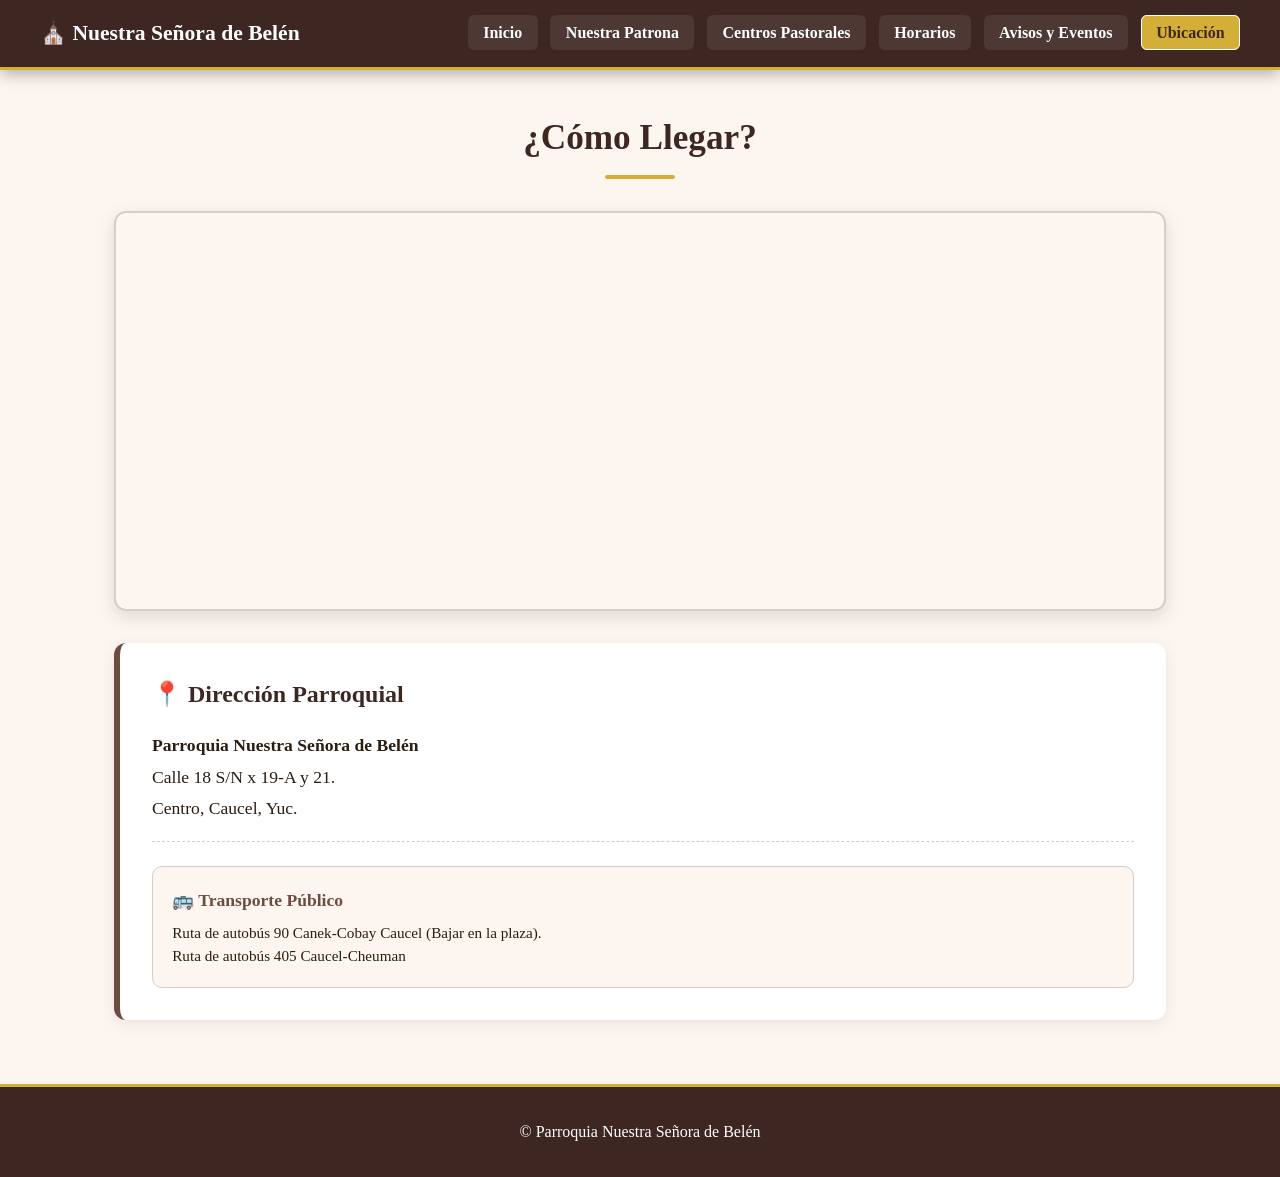
<file: ubicacion.html>
<!DOCTYPE html>
<html lang="es">
<head>
    <meta charset="UTF-8">
    <meta name="viewport" content="width=device-width, initial-scale=1.0">
    <title>Ubicación - Parroquia Nuestra Señora de Belén</title>
    <link rel="stylesheet" href="styles.css">
</head>
<body>

    <header>
        <nav>
            <a href="index.html" class="logo-link">⛪ Nuestra Señora de Belén</a>
            <button class="menu-toggle" id="menuToggle" aria-label="Abrir menú">☰ Menú</button>
            <ul class="nav-links" id="navLinks">
                <li><a href="index.html">Inicio</a></li>
                <li><a href="patrona.html">Nuestra Patrona</a></li>
                <li><a href="centros-pastorales.html">Centros Pastorales</a></li>
                <li><a href="horarios.html">Horarios</a></li>
                <li><a href="avisos.html">Avisos y Eventos</a></li>
                <li><a href="ubicacion.html" class="active">Ubicación</a></li>
            </ul>
        </nav>
    </header>

    <main class="container">
        <h1 class="section-title">¿Cómo Llegar?</h1>

        <!-- MAPA DE GOOGLE MAPS -->
        <div class="map-wrapper">
            <iframe 
                src="https://www.google.com/maps/embed?pb=!1m18!1m12!1m3!1d2235.28558226556!2d-89.70582218324172!3d21.015654675942976!2m3!1f0!2f0!3f0!3m2!1i1024!2i768!4f13.1!3m3!1m2!1s0x8f560b4952fd53a9%3A0x6c1e3064b1329611!2sParroquia%20de%20Nuestra%20Se%C3%B1ora%20de%20Bel%C3%A9n!5e0!3m2!1ses!2smx!4v1788209751502!5m2!1ses!2smx" 
                allowfullscreen="" 
                loading="lazy" 
                referrerpolicy="strict-origin-when-cross-origin">
            </iframe>
        </div>

        <!-- DIRECCIÓN EN TEXTO -->
        <article class="address-card">
            <h3>📍 Dirección Parroquial</h3>
            <p class="address-detail">
                <strong>Parroquia Nuestra Señora de Belén</strong><br>
                Calle 18 S/N x 19-A y 21.<br>
                Centro, Caucel, Yuc.
            </p>

            <div class="address-info-grid">
                <div class="info-item">
                    <h4>🚌 Transporte Público</h4>
                    <p>Ruta de autobús 90 Canek-Cobay Caucel (Bajar en la plaza).<br>Ruta de autobús 405 Caucel-Cheuman</p>
                </div>
            </div>
        </article>
    </main>

    <footer>
        <p>&copy; Parroquia Nuestra Señora de Belén</p>
    </footer>

    <script src="script.js"></script>
</body>
</html>
</file>
<file: styles.css>
/* ==========================================
   PALETA DE COLORES Y ESTILOS GLOBALES
   ========================================== */
:root {
    --cafe-oscuro: #3e2723;
    --cafe-principal: #6d4c41;
    --cafe-claro: #d7ccc8;
    --rosa-suave: #fdf6f0;
    --rosa-acento: #f48fb1;
    --dorado-acento: #d4af37;
    --texto-oscuro: #2c1d11;
    --blanco: #ffffff;
    --alerta-rojo: #d32f2f;
}

* {
    margin: 0;
    padding: 0;
    box-sizing: border-box;
    font-family: 'Segoe UI', Georgia, serif;
}

body {
    background-color: var(--rosa-suave);
    color: var(--texto-oscuro);
    line-height: 1.6;
}

a {
    text-decoration: none;
    color: inherit;
}
.contact-item a {
    color: var(--cafe-oscuro);
    font-weight: 600;
    transition: color 0.3s ease;
}

.contact-item a:hover {
    color: var(--rosa-acento);
    text-decoration: underline;
}
/* ==========================================
   SECCIÓN ESPECIAL: HORA SANTA (ANIMADA)
   ========================================== */
.hora-santa-section {
    position: relative;
    background: linear-gradient(135deg, #2c1d11 0%, #3e2723 50%, #4a2c20 100%);
    border: 2px solid var(--dorado-acento);
    border-radius: 20px;
    padding: 3rem 2rem;
    margin: 3.5rem 0;
    box-shadow: 0 10px 30px rgba(0, 0, 0, 0.3), 0 0 20px rgba(212, 175, 55, 0.2);
    overflow: hidden;
    color: var(--blanco);
    text-align: center;
}

.hora-santa-header {
    position: relative;
    z-index: 2;
    max-width: 700px;
    margin: 0 auto 2.5rem;
}

.hs-badge {
    background: rgba(212, 175, 55, 0.2);
    color: var(--dorado-acento);
    border: 1px solid var(--dorado-acento);
    padding: 0.4rem 1.2rem;
    border-radius: 20px;
    font-size: 0.85rem;
    font-weight: 700;
    text-transform: uppercase;
    letter-spacing: 1px;
    display: inline-block;
    margin-bottom: 1rem;
}

.hora-santa-header h2 {
    font-size: 2.3rem;
    color: #fff;
    font-family: Georgia, serif;
    margin-bottom: 0.8rem;
    text-shadow: 0 2px 4px rgba(0,0,0,0.5);
}

.hs-time {
    font-size: 1.3rem;
    color: var(--dorado-acento);
    background: rgba(0, 0, 0, 0.3);
    display: inline-block;
    padding: 0.5rem 1.5rem;
    border-radius: 30px;
    margin-bottom: 1rem;
    border: 1px dashed rgba(212, 175, 55, 0.5);
}

.hs-description {
    font-size: 1.05rem;
    color: var(--rosa-suave);
    font-style: italic;
}

/* Galería de 3 Imágenes */
.hs-gallery {
    position: relative;
    z-index: 2;
    display: grid;
    grid-template-columns: repeat(3, 1fr);
    gap: 1.5rem;
    align-items: center;
}

.hs-img-card {
    border-radius: 14px;
    overflow: hidden;
    height: 240px;
    border: 2px solid rgba(212, 175, 55, 0.4);
    box-shadow: 0 5px 15px rgba(0,0,0,0.4);
    transition: transform 0.4s ease, border-color 0.4s ease, box-shadow 0.4s ease;
}

.hs-img-card img {
    width: 100%;
    height: 100%;
    object-fit: cover;
    transition: transform 0.5s ease;
}

/* La imagen central resalta ligeramente */
.hs-img-card.hs-featured {
    height: 270px;
    border-color: var(--dorado-acento);
}

.hs-img-card:hover {
    transform: translateY(-8px) scale(1.02);
    border-color: var(--dorado-acento);
    box-shadow: 0 10px 25px rgba(212, 175, 55, 0.3);
}

.hs-img-card:hover img {
    transform: scale(1.08);
}

/* PARTICULAS FLOTANTES CSS */
.particles {
    position: absolute;
    top: 0;
    left: 0;
    width: 100%;
    height: 100%;
    z-index: 1;
    pointer-events: none;
}

.particle {
    position: absolute;
    width: 8px;
    height: 8px;
    background: var(--dorado-acento);
    border-radius: 50%;
    opacity: 0.6;
    box-shadow: 0 0 10px var(--dorado-acento);
    animation: floatUp 6s infinite linear;
}

.particle:nth-child(1) { left: 10%; animation-duration: 7s; animation-delay: 0s; }
.particle:nth-child(2) { left: 25%; animation-duration: 5s; animation-delay: 1.5s; width: 6px; height: 6px; }
.particle:nth-child(3) { left: 45%; animation-duration: 8s; animation-delay: 0.5s; width: 10px; height: 10px; }
.particle:nth-child(4) { left: 65%; animation-duration: 6s; animation-delay: 2s; }
.particle:nth-child(5) { left: 80%; animation-duration: 9s; animation-delay: 1s; width: 5px; height: 5px; }
.particle:nth-child(6) { left: 92%; animation-duration: 5.5s; animation-delay: 2.5s; }

@keyframes floatUp {
    0% {
        transform: translateY(350px) scale(0.8);
        opacity: 0;
    }
    50% {
        opacity: 0.8;
    }
    100% {
        transform: translateY(-50px) scale(1.2);
        opacity: 0;
    }
}

/* Adaptabilidad para Celulares */
@media (max-width: 768px) {
    .hs-gallery {
        grid-template-columns: 1fr;
    }
    .hs-img-card, .hs-img-card.hs-featured {
        height: 220px;
    }
}
/* ==========================================
   HEADER Y NAVBAR
   ========================================== */
header {
    background-color: var(--cafe-oscuro);
    color: var(--blanco);
    padding: 1rem 1.5rem;
    position: sticky;
    top: 0;
    z-index: 1000;
    box-shadow: 0 4px 15px rgba(0,0,0,0.3);
    border-bottom: 3px solid var(--dorado-acento);
}

nav {
    display: flex;
    justify-content: space-between;
    align-items: center;
    max-width: 1200px;
    margin: 0 auto;
}

.logo-link {
    font-size: 1.35rem;
    font-weight: 700;
    color: var(--blanco);
    display: flex;
    align-items: center;
    gap: 0.5rem;
    transition: color 0.3s;
}

.logo-link:hover {
    color: var(--rosa-acento);
}

.nav-links {
    display: flex;
    list-style: none;
    gap: 0.8rem;
}

.nav-links a {
    color: var(--blanco);
    font-weight: 600;
    padding: 0.5rem 0.9rem;
    border-radius: 6px;
    background-color: rgba(255, 255, 255, 0.08);
    transition: all 0.3s ease;
    border: 1px solid transparent;
}

.nav-links a:hover {
    background-color: var(--rosa-acento);
    color: var(--cafe-oscuro);
    transform: translateY(-2px);
}

.nav-links a.active {
    background-color: var(--dorado-acento);
    color: var(--cafe-oscuro);
    font-weight: 700;
    border-color: var(--blanco);
}

.menu-toggle {
    display: none;
    background: var(--cafe-principal);
    border: 2px solid var(--dorado-acento);
    color: var(--blanco);
    font-size: 1.5rem;
    padding: 0.3rem 0.8rem;
    border-radius: 8px;
    cursor: pointer;
    transition: background 0.3s;
}

.menu-toggle:hover {
    background: var(--rosa-acento);
    color: var(--cafe-oscuro);
}

/* ==========================================
   CONTENEDORES GLOBALES
   ========================================== */
.container {
    max-width: 1100px;
    margin: 2.5rem auto;
    padding: 0 1.5rem;
}

.section-title {
    text-align: center;
    color: var(--cafe-oscuro);
    margin-bottom: 2rem;
    font-size: 2.2rem;
}

.section-title::after {
    content: '';
    display: block;
    width: 70px;
    height: 4px;
    background-color: var(--dorado-acento);
    margin: 0.6rem auto 0;
    border-radius: 2px;
}

/* ==========================================
   HERO / INICIO
   ========================================== */
.hero {
    background: linear-gradient(rgba(62, 39, 35, 0.75), rgba(62, 39, 35, 0.75)), 
                url('imagenes/exterior.jpg') center/cover no-repeat;
    height: 60vh;
    display: flex;
    flex-direction: column;
    justify-content: center;
    align-items: center;
    color: var(--blanco);
    text-align: center;
    padding: 0 1rem;
}

.hero h1 {
    font-size: 2.8rem;
    margin-bottom: 0.8rem;
    text-shadow: 2px 2px 5px rgba(0,0,0,0.7);
}

.hero p {
    font-size: 1.3rem;
    max-width: 650px;
    color: var(--rosa-suave);
}

.church-tour, .schedules-grid {
    display: grid;
    grid-template-columns: repeat(auto-fit, minmax(280px, 1fr));
    gap: 2rem;
    margin-bottom: 3rem;
}

.tour-card, .card {
    background: var(--blanco);
    border-radius: 12px;
    overflow: hidden;
    box-shadow: 0 5px 15px rgba(0,0,0,0.08);
    transition: transform 0.3s, box-shadow 0.3s;
}

.tour-card:hover, .card:hover {
    transform: translateY(-5px);
    box-shadow: 0 8px 20px rgba(0,0,0,0.15);
}

.tour-card img {
    width: 100%;
    height: 220px;
    object-fit: cover;
}

.tour-info, .card {
    padding: 1.5rem;
}

.card {
    border-top: 5px solid var(--cafe-principal);
}

.card h3 {
    color: var(--cafe-oscuro);
    margin-bottom: 1rem;
    border-bottom: 2px solid var(--rosa-suave);
    padding-bottom: 0.5rem;
}

.card ul { list-style: none; }
.card li { padding: 0.6rem 0; border-bottom: 1px dashed var(--cafe-claro); }
.card li:last-child { border-bottom: none; }

/* ==========================================
   SECCIÓN CONTACTO (CORREGIDA ALINEACIÓN)
   ========================================== */
.contact-section {
    background: var(--blanco);
    border-radius: 15px;
    padding: 2.5rem;
    box-shadow: 0 6px 18px rgba(0,0,0,0.08);
    border-left: 8px solid var(--dorado-acento);
    margin-top: 3rem;
}

.contact-grid {
    display: grid;
    grid-template-columns: repeat(auto-fit, minmax(240px, 1fr));
    gap: 1.5rem;
    margin-top: 1.5rem;
}

.contact-item {
    background: var(--rosa-suave);
    padding: 1.2rem;
    border-radius: 10px;
    border: 1px solid var(--cafe-claro);
}

/* Ocupar todo el ancho en la última fila para horarios de oficina */
.contact-item.full-width {
    grid-column: 1 / -1;
    background: #fdf2f4;
    border-left: 4px solid var(--cafe-principal);
}

.contact-item h4 {
    color: var(--cafe-principal);
    margin-bottom: 0.5rem;
    display: flex;
    align-items: center;
    gap: 0.5rem;
}

.alert-lunes {
    background-color: #ffebee;
    color: var(--alerta-rojo);
    border: 1px solid var(--alerta-rojo);
    padding: 0.8rem 1rem;
    border-radius: 8px;
    font-weight: 700;
    margin-top: 1rem;
    text-align: center;
}

/* ==========================================
   VISTA: CENTROS PASTORALES
   ========================================== */
.search-container {
    margin-bottom: 2rem;
    text-align: center;
}

.search-input {
    width: 100%;
    max-width: 500px;
    padding: 0.8rem 1.2rem;
    font-size: 1rem;
    border: 2px solid var(--cafe-principal);
    border-radius: 25px;
    outline: none;
    transition: border-color 0.3s;
}

.search-input:focus {
    border-color: var(--dorado-acento);
    box-shadow: 0 0 8px rgba(212, 175, 55, 0.4);
}

.cp-grid {
    display: grid;
    grid-template-columns: repeat(auto-fit, minmax(300px, 1fr));
    gap: 1.5rem;
}

.cp-card {
    background: var(--blanco);
    border-radius: 12px;
    padding: 1.5rem;
    box-shadow: 0 4px 12px rgba(0,0,0,0.06);
    border-left: 5px solid var(--cafe-principal);
    transition: transform 0.2s;
}

.cp-card:hover {
    transform: translateY(-3px);
}

.cp-header {
    display: flex;
    justify-content: space-between;
    align-items: center;
    margin-bottom: 1rem;
    border-bottom: 1px solid var(--rosa-suave);
    padding-bottom: 0.5rem;
}

.cp-number {
    background: var(--cafe-oscuro);
    color: var(--blanco);
    padding: 0.2rem 0.6rem;
    border-radius: 50%;
    font-size: 0.85rem;
    font-weight: bold;
}

.cp-title {
    color: var(--cafe-oscuro);
    font-size: 1.25rem;
}

.cp-detail {
    margin-bottom: 0.5rem;
    font-size: 0.95rem;
}

.cp-detail strong {
    color: var(--cafe-principal);
}

/* ==========================================
   VISTA: AVISOS Y EVENTOS
   ========================================== */
.events-list {
    display: flex;
    flex-direction: column;
    gap: 1.5rem;
}

.event-card {
    display: flex;
    background: var(--blanco);
    border-radius: 12px;
    overflow: hidden;
    box-shadow: 0 4px 12px rgba(0,0,0,0.08);
}

.event-date {
    background: var(--cafe-oscuro);
    color: var(--blanco);
    padding: 1.5rem;
    display: flex;
    flex-direction: column;
    justify-content: center;
    align-items: center;
    min-width: 120px;
    text-align: center;
}

.event-date .day {
    font-size: 2rem;
    font-weight: bold;
    color: var(--dorado-acento);
}

.event-info {
    padding: 1.5rem;
    display: flex;
    flex-direction: column;
    justify-content: center;
}

.event-info h3 {
    color: var(--cafe-oscuro);
    margin-bottom: 0.5rem;
}

.announcements-grid {
    display: grid;
    grid-template-columns: repeat(auto-fit, minmax(300px, 1fr));
    gap: 1.5rem;
}

.announcement-card {
    background: var(--blanco);
    border-radius: 12px;
    padding: 1.5rem;
    box-shadow: 0 4px 12px rgba(0,0,0,0.06);
    position: relative;
    border-top: 4px solid var(--cafe-principal);
}

.announcement-card.important {
    border-top-color: var(--alerta-rojo);
}

.badge-important {
    position: absolute;
    top: 1rem;
    right: 1rem;
    background: #ffebee;
    color: var(--alerta-rojo);
    font-size: 0.75rem;
    font-weight: bold;
    padding: 0.2rem 0.6rem;
    border-radius: 12px;
    border: 1px solid var(--alerta-rojo);
}

.announcement-date {
    font-size: 0.85rem;
    color: #757575;
    margin-bottom: 0.5rem;
}

.announcement-card h3 {
    color: var(--cafe-oscuro);
    margin-bottom: 0.8rem;
}

/* ==========================================
   VISTA: PATRONA (CARRUSEL Y TEXTO)
   ========================================== */
.subtitle {
    text-align: center;
    color: var(--cafe-principal);
    font-size: 1.15rem;
    margin-top: -1.2rem;
    margin-bottom: 2rem;
    font-style: italic;
}

.carousel-container {
    position: relative;
    max-width: 800px;
    margin: 0 auto 1rem;
    border-radius: 12px;
    overflow: hidden;
    box-shadow: 0 6px 18px rgba(0,0,0,0.15);
}

.carousel-slide {
    display: none;
}

.carousel-slide img {
    width: 100%;
    height: 420px;
   object-fit: cover;
}

.fade {
    animation: fadeEffect 1s;
}

@keyframes fadeEffect {
    from { opacity: 0.4; } 
    to { opacity: 1; }
}

.carousel-prev, .carousel-next {
    cursor: pointer;
    position: absolute;
    top: 50%;
    transform: translateY(-50%);
    padding: 0.8rem 1.2rem;
    color: white;
    font-weight: bold;
    font-size: 1.5rem;
    background-color: rgba(62, 39, 35, 0.6);
    border: none;
    border-radius: 4px;
    transition: background-color 0.3s;
}

.carousel-next { right: 10px; }
.carousel-prev { left: 10px; }

.carousel-prev:hover, .carousel-next:hover {
    background-color: var(--cafe-oscuro);
}

.dots-container {
    text-align: center;
    margin-bottom: 2.5rem;
}

.dot {
    cursor: pointer;
    height: 12px;
    width: 12px;
    margin: 0 4px;
    background-color: var(--cafe-claro);
    border-radius: 50%;
    display: inline-block;
    transition: background-color 0.3s;
}

.dot.active, .dot:hover {
    background-color: var(--dorado-acento);
}

.history-content {
    background: var(--blanco);
    padding: 2.5rem;
    border-radius: 12px;
    box-shadow: 0 4px 12px rgba(0,0,0,0.06);
    line-height: 1.8;
    border-left: 6px solid var(--cafe-principal);
}

.history-content h3 {
    color: var(--cafe-oscuro);
    font-size: 1.6rem;
    margin-bottom: 1rem;
}

.history-content p {
    margin-bottom: 1.2rem;
    font-size: 1.05rem;
}

.history-highlight {
    font-weight: bold;
    color: var(--cafe-oscuro);
    text-align: center;
    font-size: 1.2rem;
    padding-top: 0.5rem;
}
/* ==========================================
   VISTA: UBICACIÓN Y MAPAS
   ========================================== */
.map-wrapper {
    position: relative;
    width: 100%;
    height: 400px;
    border-radius: 12px;
    overflow: hidden;
    box-shadow: 0 6px 18px rgba(0, 0, 0, 0.12);
    margin-bottom: 2rem;
    border: 2px solid var(--cafe-claro);
}

.map-wrapper iframe {
    width: 100%;
    height: 100%;
    border: 0;
}

.address-card {
    background: var(--blanco);
    border-radius: 12px;
    padding: 2rem;
    box-shadow: 0 4px 15px rgba(0, 0, 0, 0.08);
    border-left: 6px solid var(--cafe-principal);
}

.address-card h3 {
    color: var(--cafe-oscuro);
    font-size: 1.5rem;
    margin-bottom: 1rem;
}

.address-detail {
    font-size: 1.1rem;
    color: var(--texto-oscuro);
    line-height: 1.8;
    margin-bottom: 1.5rem;
    padding-bottom: 1rem;
    border-bottom: 1px dashed var(--cafe-claro);
}

.address-info-grid {
    display: grid;
    grid-template-columns: repeat(auto-fit, minmax(250px, 1fr));
    gap: 1rem;
}

.info-item {
    background: var(--rosa-suave);
    padding: 1.2rem;
    border-radius: 10px;
    border: 1px solid var(--cafe-claro);
}

.info-item h4 {
    color: var(--cafe-principal);
    font-size: 1.1rem;
    margin-bottom: 0.5rem;
}

.info-item p {
    color: var(--texto-oscuro);
    font-size: 0.95rem;
    line-height: 1.5;
}

/* ==========================================
   FOOTER
   ========================================== */
footer {
    background-color: var(--cafe-oscuro);
    color: var(--blanco);
    text-align: center;
    padding: 2rem;
    margin-top: 4rem;
    border-top: 3px solid var(--dorado-acento);
}

/* ==========================================
   RESPONSIVO
   ========================================== */
@media (max-width: 820px) {
    .menu-toggle {
        display: block;
    }

    .nav-links {
        display: none;
        flex-direction: column;
        position: absolute;
        top: 100%;
        left: 0;
        width: 100%;
        background-color: var(--cafe-oscuro);
        padding: 1rem;
        gap: 0.8rem;
        box-shadow: 0 10px 20px rgba(0,0,0,0.4);
    }

    .nav-links.show {
        display: flex;
    }

    .nav-links a {
        text-align: center;
        padding: 0.8rem;
        width: 100%;
    }

    .event-card {
        flex-direction: column;
    }

    .event-date {
        flex-direction: row;
        gap: 1rem;
        padding: 0.8rem;
    }
}
/* ==========================================
   MEJORAS VISUALES E INTERACTIVAS (INDEX)
   ========================================== */

/* Subtítulo de Sección */
.section-subtitle {
    text-align: center;
    color: var(--cafe-principal);
    font-size: 1.05rem;
    margin-top: -1.2rem;
    margin-bottom: 2rem;
    font-style: italic;
}

/* Botones en Hero */
.hero-content {
    z-index: 2;
}

.hero-buttons {
    display: flex;
    gap: 1rem;
    justify-content: center;
    margin-top: 1.5rem;
    flex-wrap: wrap;
}

.btn {
    padding: 0.8rem 1.6rem;
    border-radius: 30px;
    font-weight: bold;
    text-decoration: none;
    transition: all 0.3s ease;
    display: inline-block;
    box-shadow: 0 4px 10px rgba(0,0,0,0.3);
}

.btn-primary {
    background-color: var(--dorado-acento);
    color: var(--cafe-oscuro);
}

.btn-primary:hover {
    background-color: var(--blanco);
    transform: translateY(-3px);
}

.btn-secondary {
    background-color: rgba(255, 255, 255, 0.2);
    color: var(--blanco);
    border: 1px solid var(--blanco);
    backdrop-filter: blur(4px);
}

.btn-secondary:hover {
    background-color: var(--rosa-acento);
    color: var(--cafe-oscuro);
    border-color: var(--rosa-acento);
    transform: translateY(-3px);
}

/* Tarjetas de Galería e Imágenes Ampliables */
.zoom-card {
    cursor: pointer;
    position: relative;
}

.zoom-card::after {
    content: '🔍 Clic para ampliar';
    position: absolute;
    top: 10px;
    right: 10px;
    background: rgba(62, 39, 35, 0.8);
    color: var(--blanco);
    font-size: 0.75rem;
    padding: 0.3rem 0.6rem;
    border-radius: 12px;
    opacity: 0;
    transition: opacity 0.3s ease;
}

.zoom-card:hover::after {
    opacity: 1;
}

/* Sección de Video Personalizada */
.video-container-section {
    margin: 3.5rem 0;
}

.video-card {
    background: var(--blanco);
    border-radius: 16px;
    overflow: hidden;
    box-shadow: 0 8px 25px rgba(0,0,0,0.12);
    border: 2px solid var(--cafe-claro);
    max-width: 900px;
    margin: 0 auto;
}

.video-wrapper {
    position: relative;
    width: 100%;
    background-color: #000;
}

.video-wrapper video {
    width: 100%;
    max-height: 500px;
    display: block;
    object-fit: cover;
}

.video-overlay {
    position: absolute;
    top: 0;
    left: 0;
    width: 100%;
    height: 100%;
    background: rgba(0,0,0,0.35);
    display: flex;
    justify-content: center;
    align-items: center;
    transition: opacity 0.3s ease;
}

.video-overlay.hidden {
    opacity: 0;
    pointer-events: none;
}

.play-btn {
    background: var(--dorado-acento);
    color: var(--cafe-oscuro);
    border: none;
    width: 75px;
    height: 75px;
    border-radius: 50%;
    font-size: 2rem;
    cursor: pointer;
    box-shadow: 0 0 20px rgba(212, 175, 55, 0.8);
    transition: transform 0.3s ease, background 0.3s ease;
    display: flex;
    align-items: center;
    justify-content: center;
    padding-left: 5px;
}

.play-btn:hover {
    transform: scale(1.15);
    background: var(--blanco);
}

.video-controls-bar {
    display: flex;
    justify-content: space-between;
    align-items: center;
    padding: 0.8rem 1.5rem;
    background: var(--cafe-oscuro);
}

.video-controls-bar button {
    background: rgba(255, 255, 255, 0.15);
    border: 1px solid rgba(255, 255, 255, 0.3);
    color: var(--blanco);
    padding: 0.4rem 1rem;
    border-radius: 8px;
    cursor: pointer;
    font-size: 0.9rem;
    transition: background 0.3s ease;
}

.video-controls-bar button:hover {
    background: var(--dorado-acento);
    color: var(--cafe-oscuro);
}

/* Modal Lightbox (Popup de imágenes) */
.lightbox-modal {
    display: none;
    position: fixed;
    z-index: 2000;
    padding-top: 60px;
    left: 0;
    top: 0;
    width: 100%;
    height: 100%;
    overflow: auto;
    background-color: rgba(0, 0, 0, 0.88);
    backdrop-filter: blur(5px);
}

.lightbox-content {
    margin: auto;
    display: block;
    max-width: 85%;
    max-height: 75vh;
    border-radius: 12px;
    border: 3px solid var(--dorado-acento);
    animation: zoomIn 0.3s ease;
}

.lightbox-caption {
    margin: auto;
    display: block;
    width: 80%;
    max-width: 700px;
    text-align: center;
    color: var(--rosa-suave);
    padding: 15px 0;
    font-size: 1.1rem;
}

.lightbox-close {
    position: absolute;
    top: 20px;
    right: 35px;
    color: #fff;
    font-size: 40px;
    font-weight: bold;
    cursor: pointer;
    transition: color 0.3s ease;
}

.lightbox-close:hover {
    color: var(--dorado-acento);
}

@keyframes zoomIn {
    from { transform: scale(0.7); opacity: 0; }
    to { transform: scale(1); opacity: 1; }
}

/* Animaciones de Reveal en Scroll */
.reveal-section {
    opacity: 0;
    transform: translateY(30px);
    transition: opacity 0.8s ease, transform 0.8s ease;
}

.reveal-section.visible {
    opacity: 1;
    transform: translateY(0);
}
/* ==========================================
   BOTÓN SOCIAL DE FACEBOOK INTERACTIVO
   ========================================== */
.facebook-btn {
    display: inline-flex;
    align-items: center;
    justify-content: center;
    gap: 0.6rem;
    background-color: #1877f2; /* Azul oficial de Facebook */
    color: #ffffff !important;
    padding: 0.75rem 1.25rem;
    border-radius: 25px;
    font-weight: 600;
    text-decoration: none;
    box-shadow: 0 4px 10px rgba(24, 119, 242, 0.3);
    transition: transform 0.3s ease, box-shadow 0.3s ease, background-color 0.3s ease;
    margin-top: 0.4rem;
}

.facebook-btn:hover {
    background-color: #145dbf;
    transform: translateY(-3px);
    box-shadow: 0 6px 15px rgba(24, 119, 242, 0.45);
    text-decoration: none !important;
}

.facebook-icon {
    width: 20px;
    height: 20px;
    fill: #ffffff;
    transition: transform 0.3s ease;
}

.facebook-btn:hover .facebook-icon {
    transform: scale(1.15);
}
</file>
